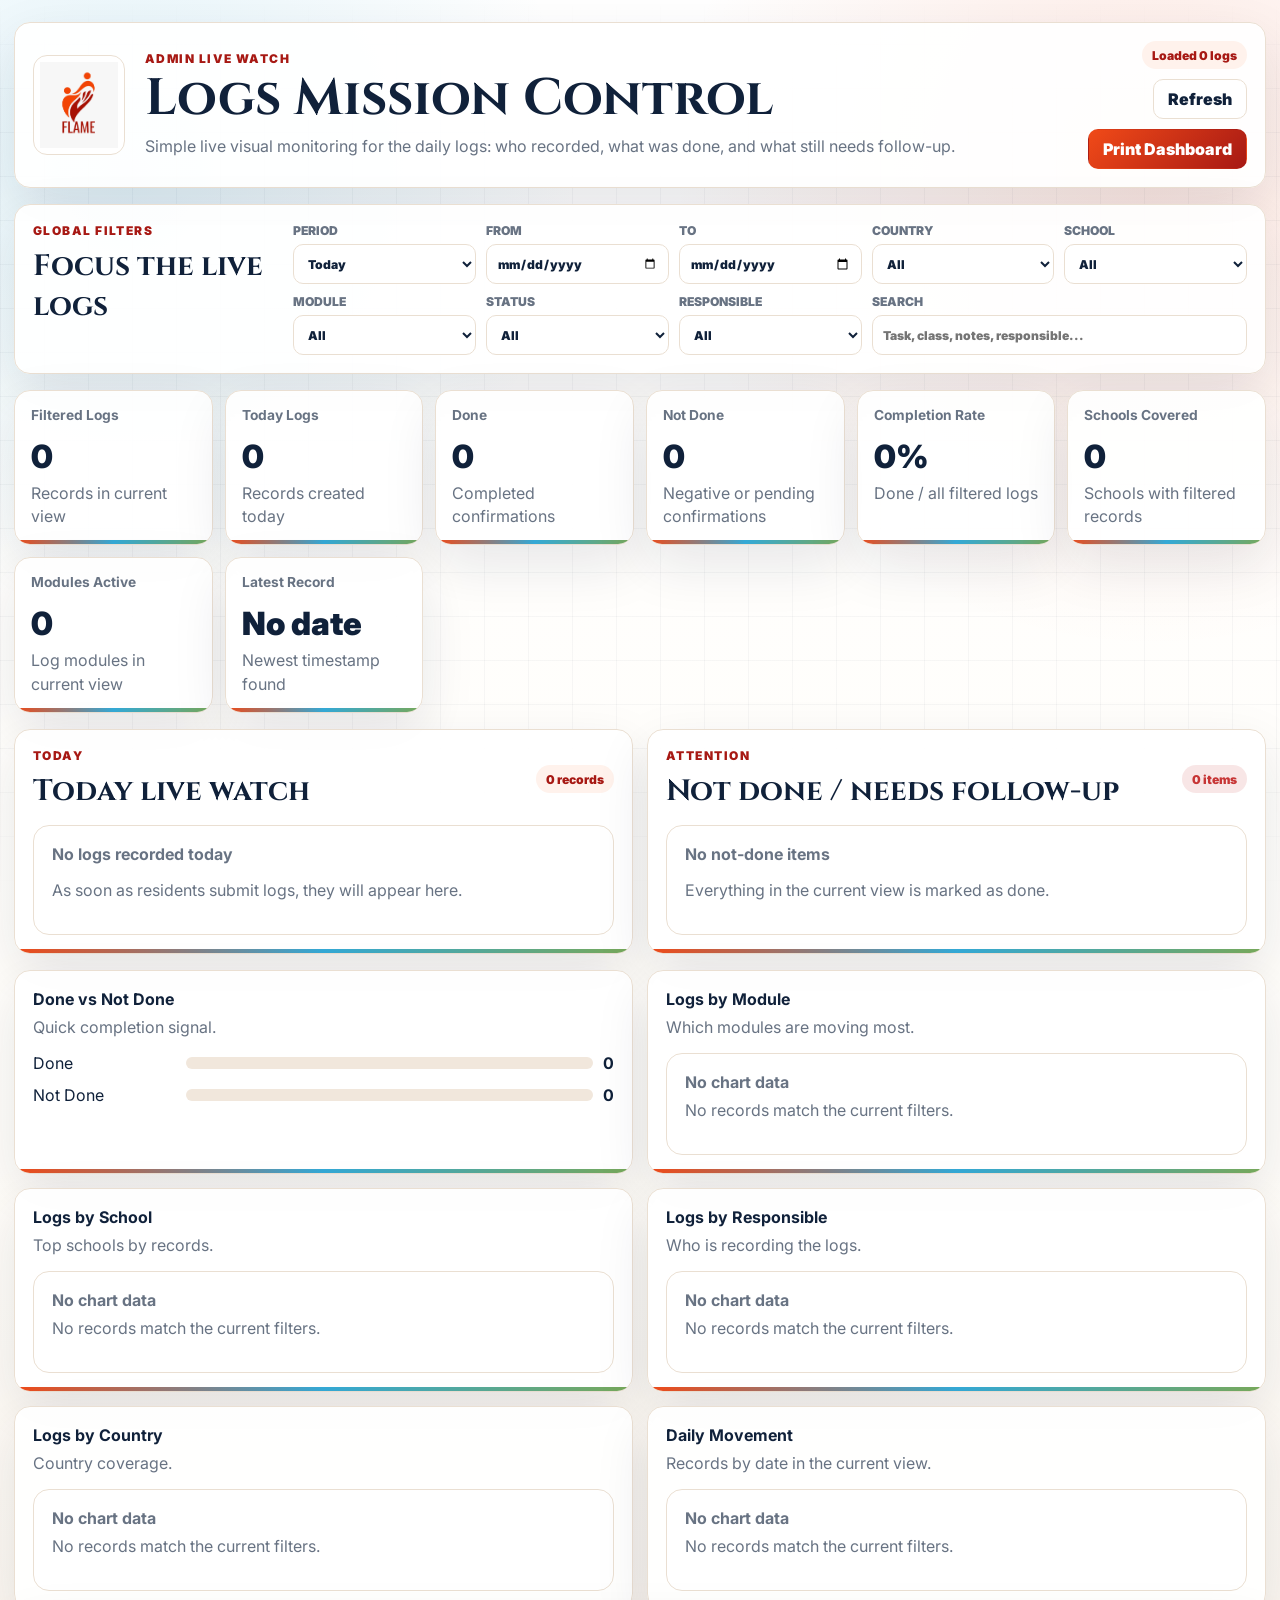
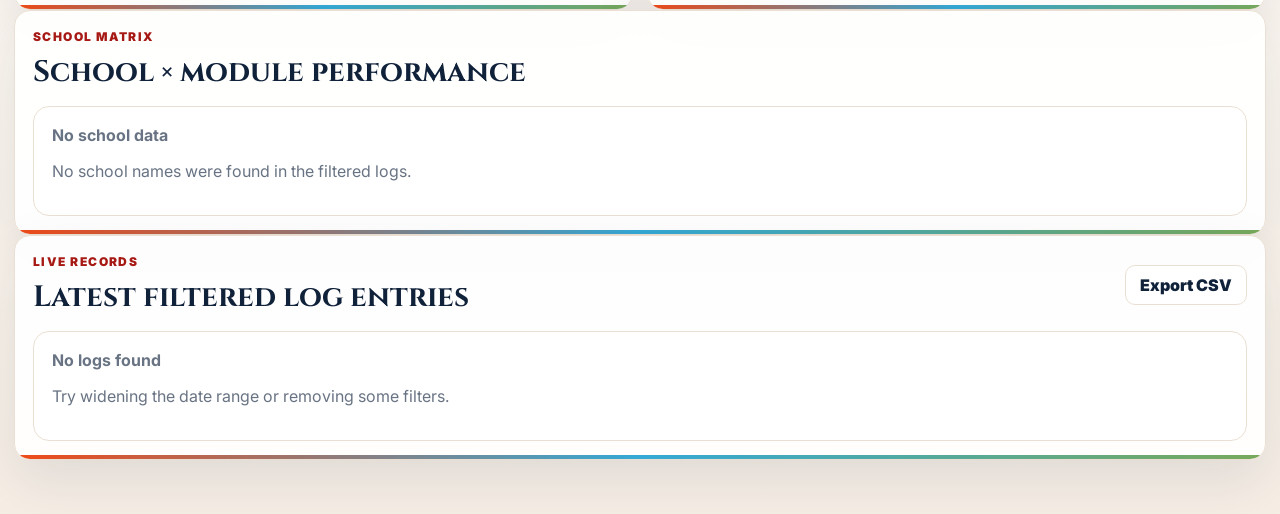
<file: admin-logs-dashboard.html>
<!DOCTYPE html>
<html lang="en">
  <head>
    <meta charset="UTF-8" />
    <meta name="viewport" content="width=device-width, initial-scale=1.0" />
    <title>FLAME Admin Logs Dashboard</title>
    <link rel="preconnect" href="https://fonts.googleapis.com" />
    <link rel="preconnect" href="https://fonts.gstatic.com" crossorigin />
    <link href="https://fonts.googleapis.com/css2?family=Cinzel:wght@500;600;700&family=Inter:wght@400;500;600;700;800;900&display=swap" rel="stylesheet" />
    <link rel="stylesheet" href="admin-logs-dashboard.css" />
  </head>
  <body>
    <div class="dashboard-shell">
      <header class="hero-card print-keep">
        <a class="brand" href="index.html" aria-label="Back to FLAME home">
          <img src="flame-logo.png" alt="FLAME Function logo" />
        </a>
        <div class="hero-copy">
          <p class="eyebrow">Admin Live Watch</p>
          <h1>Logs Mission Control</h1>
          <p>Simple live visual monitoring for the daily logs: who recorded, what was done, and what still needs follow-up.</p>
        </div>
        <div class="hero-actions no-print">
          <span id="loadState" class="status-pill">Loading...</span>
          <button id="refreshBtn" type="button">Refresh</button>
          <button id="printBtn" type="button" class="primary">Print Dashboard</button>
        </div>
      </header>

      <section class="filters-card no-print" aria-labelledby="filtersTitle">
        <div>
          <p class="eyebrow">Global Filters</p>
          <h2 id="filtersTitle">Focus the live logs</h2>
        </div>
        <div class="filters-grid">
          <label>Period<select id="periodFilter"></select></label>
          <label>From<input id="fromDate" type="date" /></label>
          <label>To<input id="toDate" type="date" /></label>
          <label>Country<select id="countryFilter"></select></label>
          <label>School<select id="schoolFilter"></select></label>
          <label>Module<select id="moduleFilter"></select></label>
          <label>Status<select id="statusFilter"></select></label>
          <label>Responsible<select id="responsibleFilter"></select></label>
          <label class="search-label">Search<input id="searchFilter" type="search" placeholder="Task, class, notes, responsible..." /></label>
        </div>
      </section>

      <section class="kpi-grid print-keep" id="kpiGrid" aria-label="Key indicators"></section>

      <section class="focus-grid">
        <article class="panel-card print-keep">
          <div class="section-heading">
            <div>
              <p class="eyebrow">Today</p>
              <h2>Today live watch</h2>
            </div>
            <span class="count-pill" id="todayCount">0 records</span>
          </div>
          <div id="todayWatch"></div>
        </article>

        <article class="panel-card print-keep">
          <div class="section-heading">
            <div>
              <p class="eyebrow">Attention</p>
              <h2>Not done / needs follow-up</h2>
            </div>
            <span class="count-pill danger" id="attentionCount">0 items</span>
          </div>
          <div id="attentionList"></div>
        </article>
      </section>

      <section class="charts-grid print-keep" id="chartsGrid" aria-label="Visual charts"></section>

      <section class="panel-card print-keep">
        <div class="section-heading">
          <div>
            <p class="eyebrow">School Matrix</p>
            <h2>School × module performance</h2>
          </div>
        </div>
        <div id="schoolMatrix"></div>
      </section>

      <section class="panel-card print-keep">
        <div class="section-heading">
          <div>
            <p class="eyebrow">Live Records</p>
            <h2>Latest filtered log entries</h2>
          </div>
          <button id="exportBtn" type="button" class="no-print">Export CSV</button>
        </div>
        <div id="logsTable"></div>
      </section>
    </div>

    <script src="admin-logs-dashboard.js"></script>
  </body>
</html>
</file>
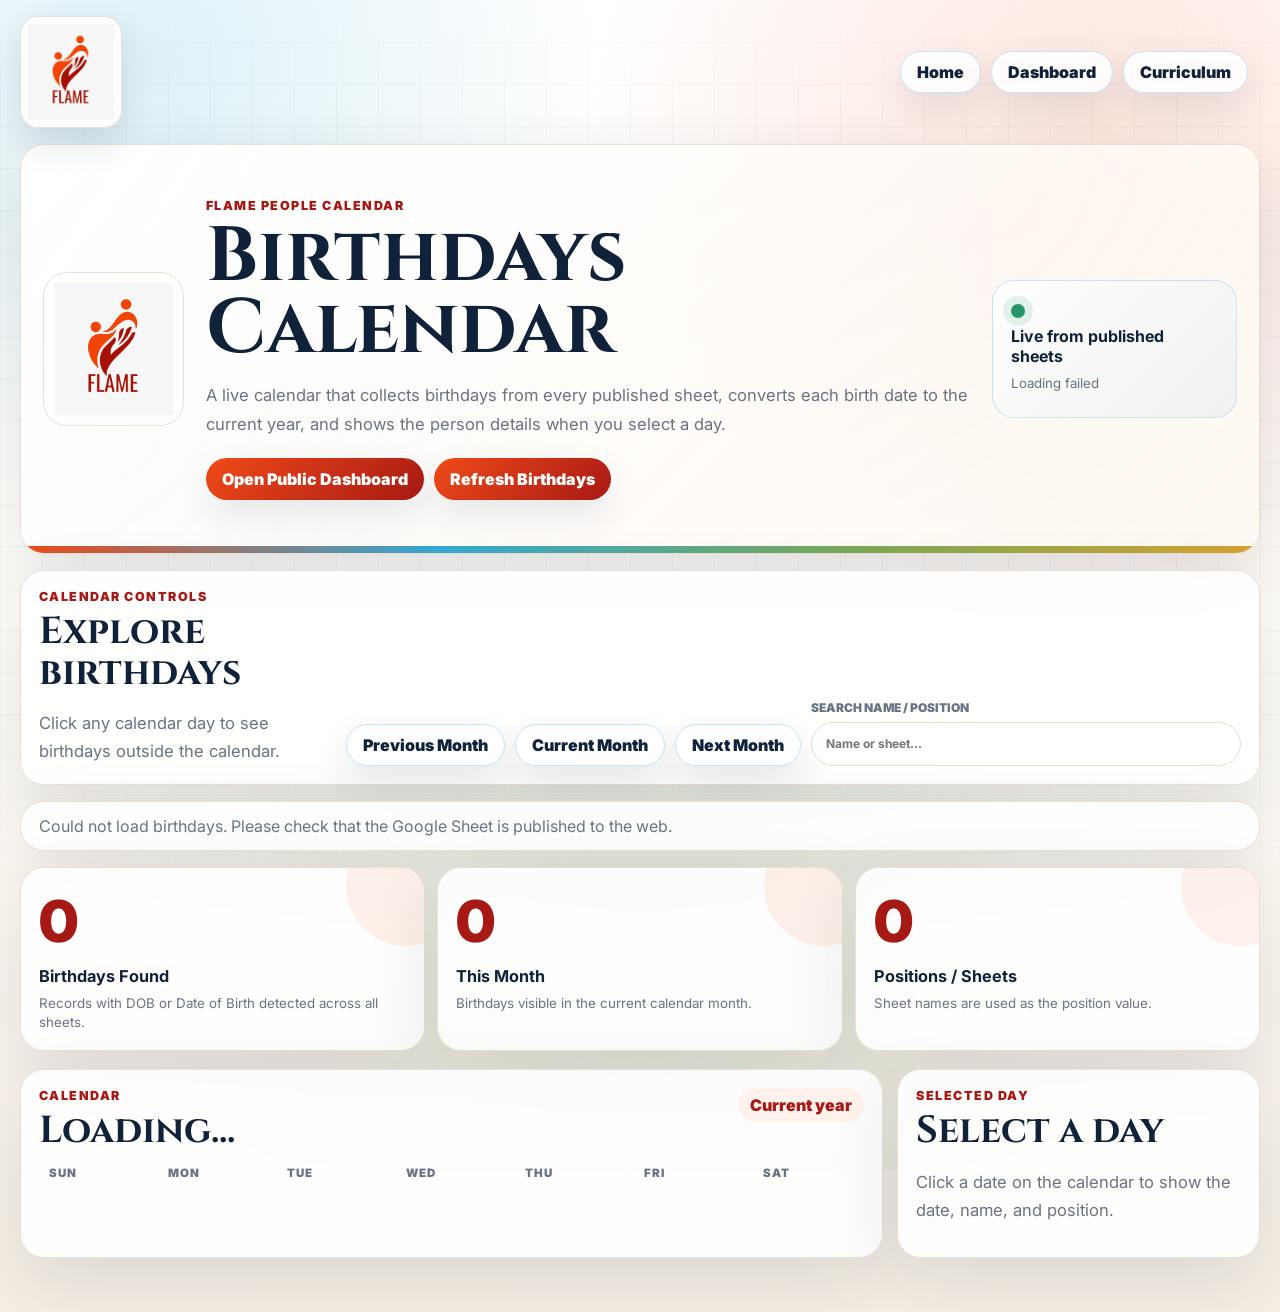
<file: birthdays-calendar.html>
<!DOCTYPE html>
<html lang="en">
  <head>
    <meta charset="UTF-8" />
    <meta name="viewport" content="width=device-width, initial-scale=1.0" />
    <title>FLAME Birthdays Calendar</title>
    <link rel="preconnect" href="https://fonts.googleapis.com" />
    <link rel="preconnect" href="https://fonts.gstatic.com" crossorigin />
    <link href="https://fonts.googleapis.com/css2?family=Cinzel:wght@500;600;700&family=Inter:wght@400;500;600;700;800;900&display=swap" rel="stylesheet" />
    <link rel="stylesheet" href="birthdays-calendar.css" />
  </head>
  <body>
    <div class="page-glow" aria-hidden="true"></div>

    <header class="site-header" aria-label="FLAME header">
      <a class="brand-mark" href="index.html" aria-label="FLAME Function home">
        <img src="flame-logo.png" alt="FLAME Function logo" />
      </a>
      <nav class="top-links" aria-label="Main links">
        <a href="index.html">Home</a>
        <a href="public-logs-dashboard.html">Dashboard</a>
        <a href="curriculum.html">Curriculum</a>
      </nav>
    </header>

    <main class="shell" id="top">
      <section class="hero-card" aria-labelledby="page-title">
        <div class="hero-brand" aria-hidden="true">
          <img src="flame-logo.png" alt="" />
        </div>

        <div class="hero-copy">
          <p class="eyebrow">FLAME People Calendar</p>
          <h1 id="page-title">Birthdays Calendar</h1>
          <p>
            A live calendar that collects birthdays from every published sheet, converts each birth date to the current year, and shows the person details when you select a day.
          </p>
          <div class="hero-actions">
            <a class="button-link primary" href="public-logs-dashboard.html">Open Public Dashboard</a>
            <button id="refreshData" type="button">Refresh Birthdays</button>
          </div>
        </div>

        <aside class="live-panel" aria-label="Birthdays status">
          <span class="live-dot"></span>
          <strong>Live from published sheets</strong>
          <small id="lastUpdated">Loading...</small>
        </aside>
      </section>

      <section class="filters-card" aria-labelledby="filters-title">
        <div>
          <p class="eyebrow">Calendar Controls</p>
          <h2 id="filters-title">Explore birthdays</h2>
          <p class="section-note">Click any calendar day to see birthdays outside the calendar.</p>
        </div>
        <div class="controls-grid">
          <button id="previousMonth" type="button">Previous Month</button>
          <button id="todayButton" type="button">Current Month</button>
          <button id="nextMonth" type="button">Next Month</button>
          <label>
            Search name / position
            <input id="birthdaySearch" type="search" placeholder="Name or sheet..." autocomplete="off" />
          </label>
        </div>
      </section>

      <div class="status-banner is-visible" id="loadStatus" role="status">Loading birthdays...</div>

      <section class="story-strip" aria-label="Birthdays summary">
        <article>
          <span id="kpiBirthdays">0</span>
          <strong>Birthdays Found</strong>
          <small>Records with DOB or Date of Birth detected across all sheets.</small>
        </article>
        <article>
          <span id="kpiThisMonth">0</span>
          <strong>This Month</strong>
          <small>Birthdays visible in the current calendar month.</small>
        </article>
        <article>
          <span id="kpiSheets">0</span>
          <strong>Positions / Sheets</strong>
          <small>Sheet names are used as the position value.</small>
        </article>
      </section>

      <section class="calendar-layout">
        <article class="feature-card calendar-card" aria-labelledby="calendar-title">
          <div class="section-heading compact calendar-heading">
            <div>
              <p class="eyebrow">Calendar</p>
              <h2 id="calendarTitle">Loading...</h2>
            </div>
            <span class="year-pill" id="calendarYear">Current year</span>
          </div>
          <div class="weekday-grid" aria-hidden="true">
            <span>Sun</span><span>Mon</span><span>Tue</span><span>Wed</span><span>Thu</span><span>Fri</span><span>Sat</span>
          </div>
          <div id="calendarGrid" class="calendar-grid" aria-label="Birthdays calendar"></div>
        </article>

        <aside class="feature-card details-card" aria-labelledby="details-title">
          <div class="section-heading compact">
            <p class="eyebrow">Selected Day</p>
            <h2 id="detailsTitle">Select a day</h2>
            <p class="section-note" id="detailsNote">Click a date on the calendar to show the date, name, and position.</p>
          </div>
          <div id="birthdayDetails" class="birthday-details"></div>
        </aside>
      </section>
    </main>

    <script src="birthdays-calendar.js"></script>
  </body>
</html>
</file>
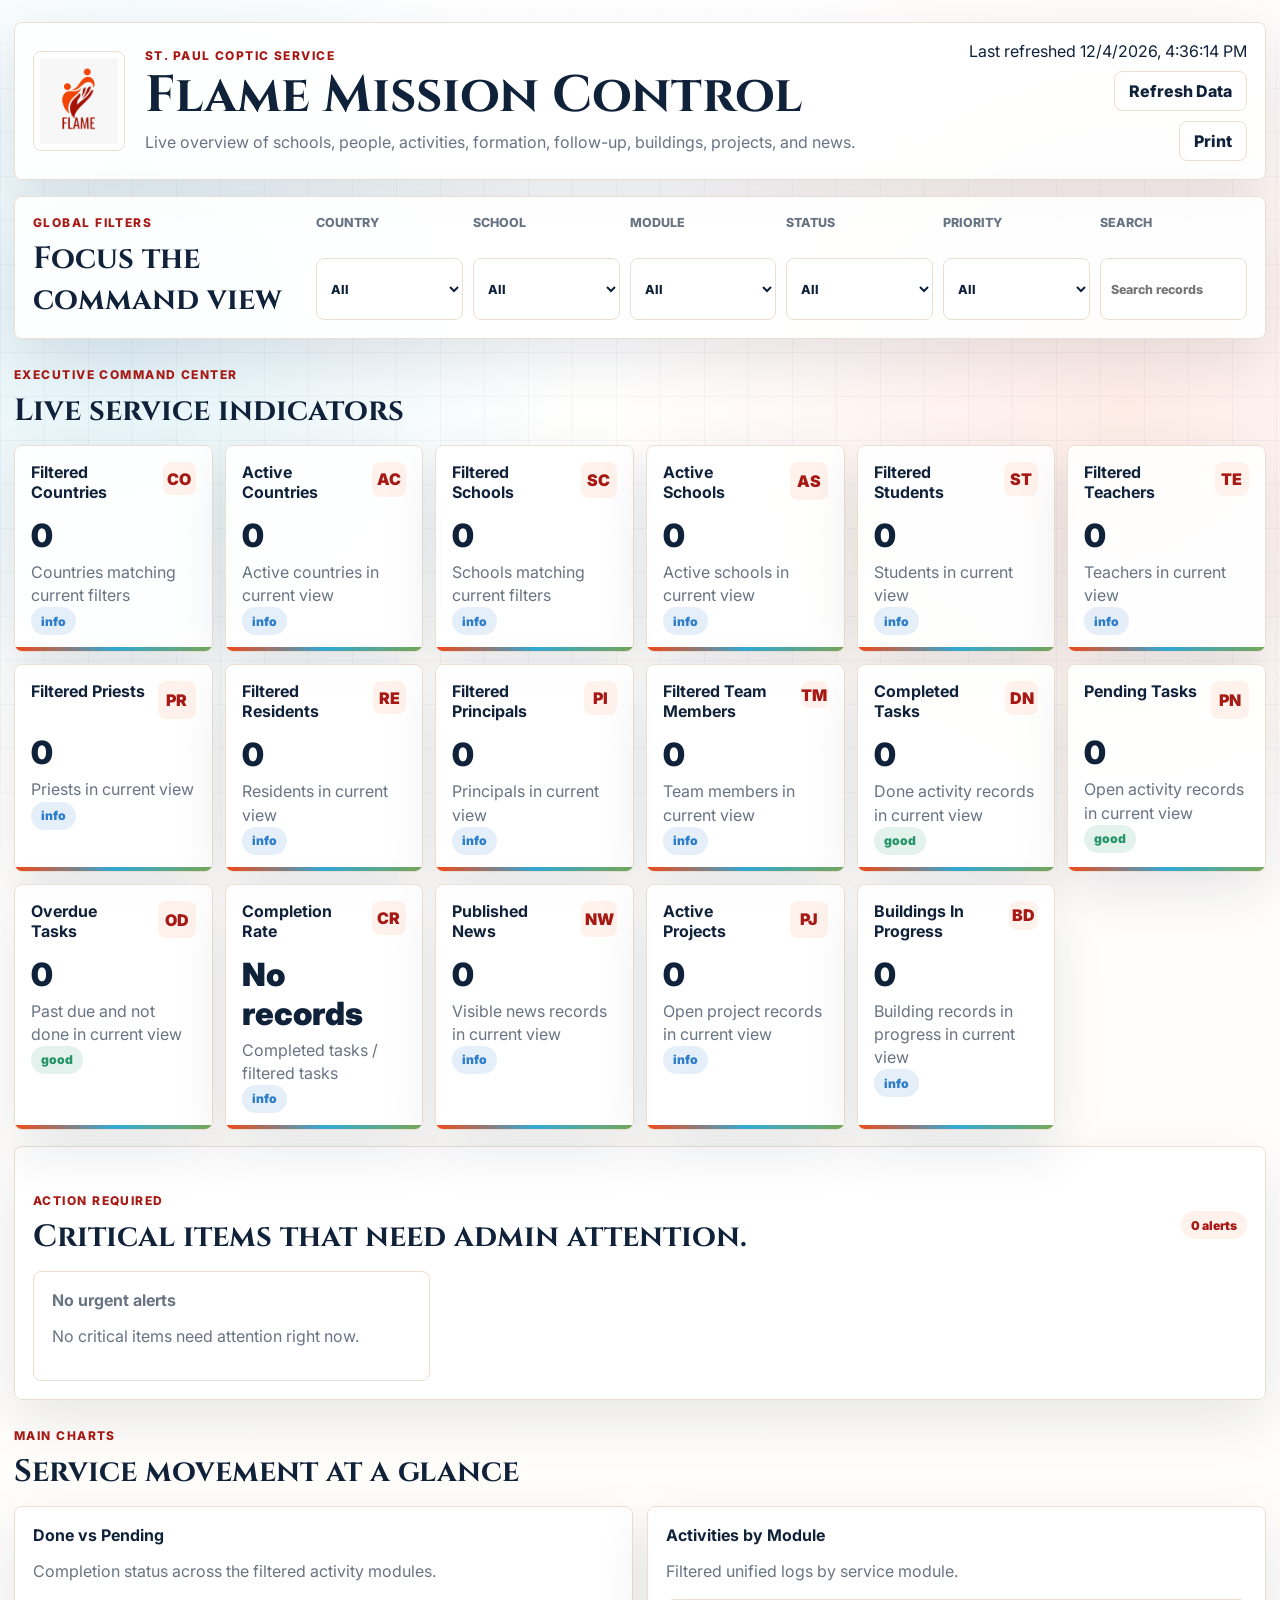
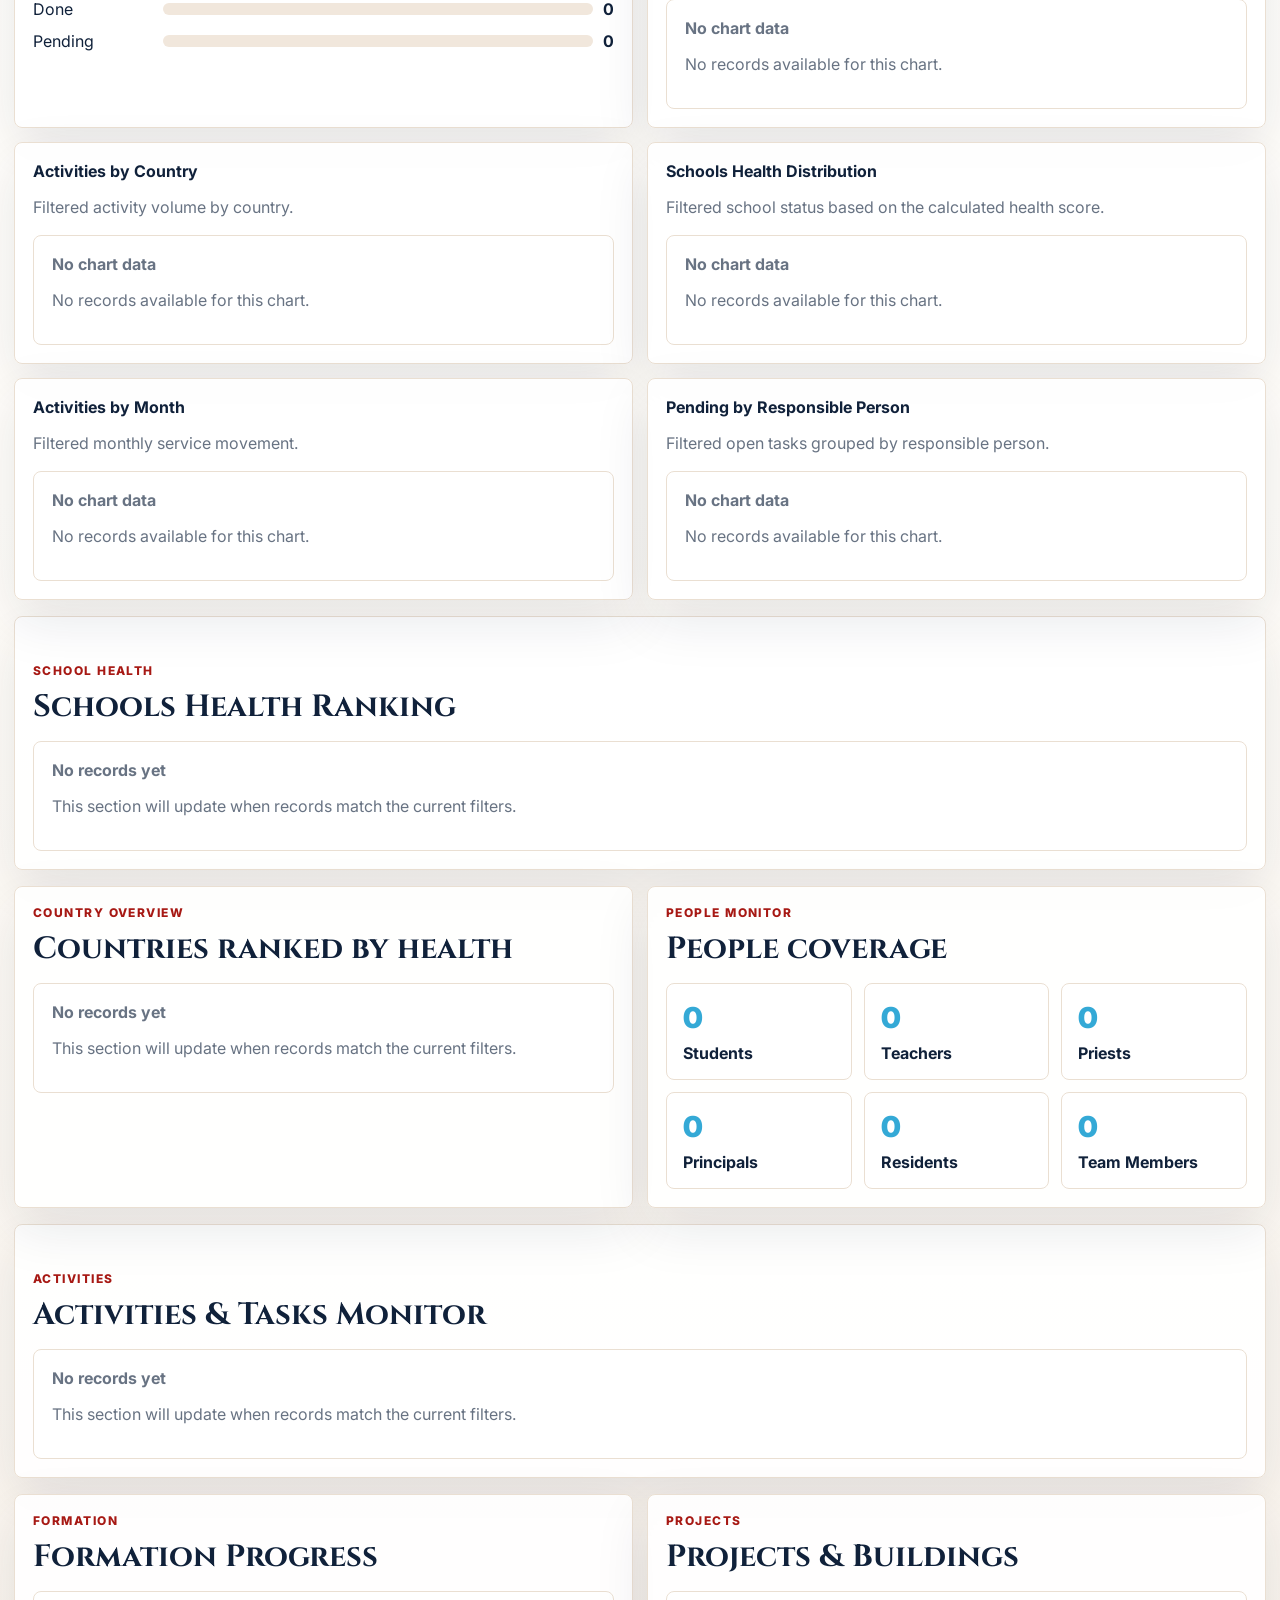
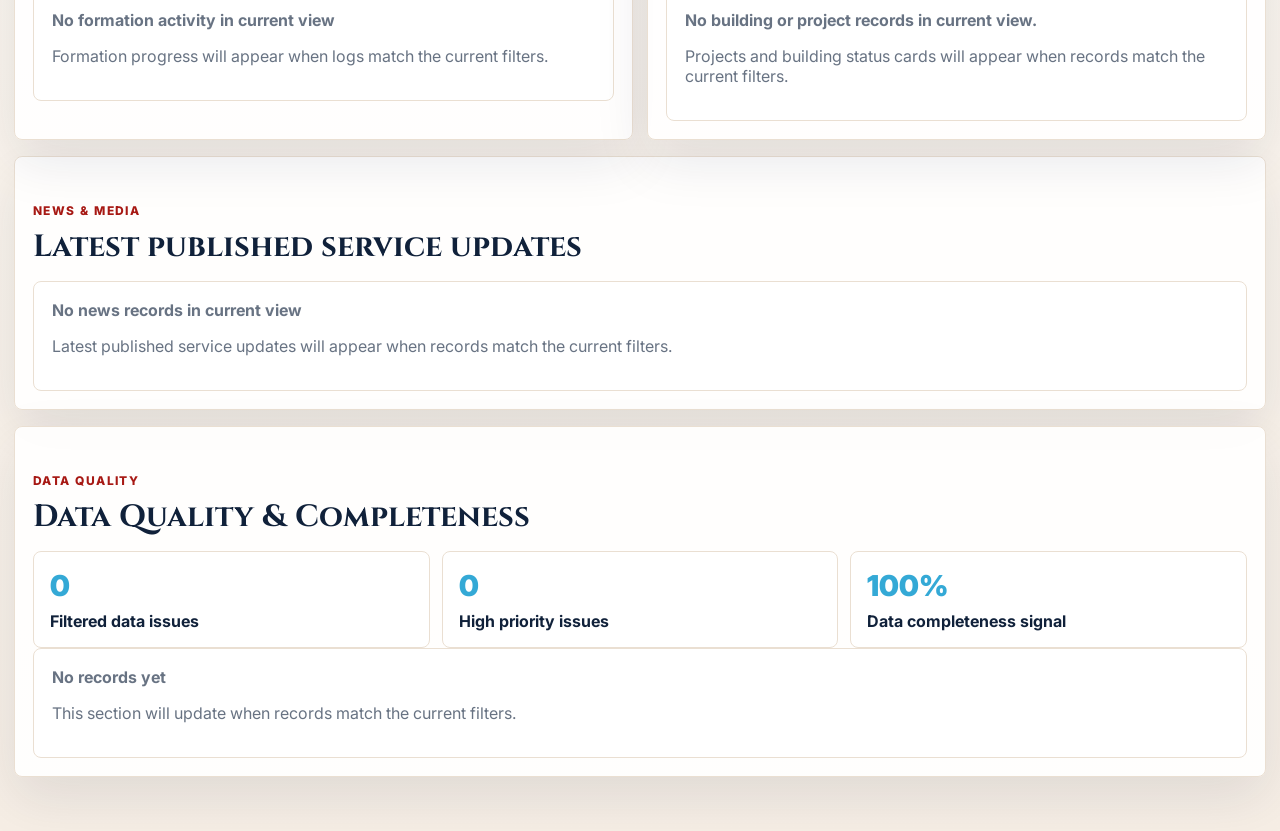
<file: dashboard.html>
<!DOCTYPE html>
<html lang="en">
  <head>
    <meta charset="UTF-8" />
    <meta name="viewport" content="width=device-width, initial-scale=1.0" />
    <title>Flame Mission Control</title>
    <link rel="preconnect" href="https://fonts.googleapis.com" />
    <link rel="preconnect" href="https://fonts.gstatic.com" crossorigin />
    <link
      href="https://fonts.googleapis.com/css2?family=Cinzel:wght@500;600;700&family=Inter:wght@400;500;600;700;800&display=swap"
      rel="stylesheet"
    />
    <link rel="stylesheet" href="dashboard.css" />
  </head>
  <body>
    <div class="app-shell">
      <header class="dashboard-header">
        <a class="brand" href="index.html" aria-label="Back to landing page">
          <img src="flame-logo.png" alt="FLAME Function logo" />
        </a>
        <div class="header-copy">
          <p class="eyebrow">St. Paul Coptic Service</p>
          <h1>Flame Mission Control</h1>
          <p>Live overview of schools, people, activities, formation, follow-up, buildings, projects, and news.</p>
        </div>
        <div class="header-actions">
          <span id="lastUpdated">Loading...</span>
          <button id="refreshData" type="button">Refresh Data</button>
          <button id="printDashboard" type="button">Print</button>
        </div>
      </header>

      <section class="filters-panel" aria-labelledby="filters-title">
        <div>
          <p class="eyebrow">Global Filters</p>
          <h2 id="filters-title">Focus the command view</h2>
        </div>
        <div class="filters-grid">
          <label>Country<select id="filterCountry"></select></label>
          <label>School<select id="filterSchool"></select></label>
          <label>Module<select id="filterModule"></select></label>
          <label>Status<select id="filterStatus"></select></label>
          <label>Priority<select id="filterPriority"></select></label>
          <label>Search<input id="globalSearch" type="search" placeholder="Search records" /></label>
        </div>
      </section>

      <div class="status-banner is-visible" id="loadStatus" role="status">Loading published Flame data...</div>

      <section aria-labelledby="kpi-title">
        <div class="section-heading">
          <div>
            <p class="eyebrow">Executive Command Center</p>
            <h2 id="kpi-title">Live service indicators</h2>
          </div>
        </div>
        <div class="kpi-grid" id="kpiGrid"></div>
      </section>

      <section class="action-panel" aria-labelledby="alerts-title">
        <div class="section-heading">
          <div>
            <p class="eyebrow">Action Required</p>
            <h2 id="alerts-title">Critical items that need admin attention.</h2>
          </div>
          <span class="count-pill" id="alertCount">0 alerts</span>
        </div>
        <div class="alert-list" id="alertList"></div>
      </section>

      <section aria-labelledby="charts-title">
        <div class="section-heading">
          <div>
            <p class="eyebrow">Main Charts</p>
            <h2 id="charts-title">Service movement at a glance</h2>
          </div>
        </div>
        <div class="chart-grid" id="chartGrid"></div>
      </section>

      <section class="data-section" aria-labelledby="school-title">
        <div class="section-heading">
          <div>
            <p class="eyebrow">School Health</p>
            <h2 id="school-title">Schools Health Ranking</h2>
          </div>
        </div>
        <div id="schoolHealthTable"></div>
      </section>

      <section class="split-sections">
        <article class="data-section" aria-labelledby="country-title">
          <div class="section-heading compact">
            <div>
              <p class="eyebrow">Country Overview</p>
              <h2 id="country-title">Countries ranked by health</h2>
            </div>
          </div>
          <div id="countryOverview"></div>
        </article>
        <article class="data-section" aria-labelledby="people-title">
          <div class="section-heading compact">
            <div>
              <p class="eyebrow">People Monitor</p>
              <h2 id="people-title">People coverage</h2>
            </div>
          </div>
          <div id="peopleMonitor"></div>
        </article>
      </section>

      <section class="data-section" aria-labelledby="activity-title">
        <div class="section-heading">
          <div>
            <p class="eyebrow">Activities</p>
            <h2 id="activity-title">Activities & Tasks Monitor</h2>
          </div>
        </div>
        <div id="activityMonitor"></div>
      </section>

      <section class="split-sections">
        <article class="data-section" aria-labelledby="formation-title">
          <div class="section-heading compact">
            <div>
              <p class="eyebrow">Formation</p>
              <h2 id="formation-title">Formation Progress</h2>
            </div>
          </div>
          <div id="formationDashboard"></div>
        </article>
        <article class="data-section" aria-labelledby="projects-title">
          <div class="section-heading compact">
            <div>
              <p class="eyebrow">Projects</p>
              <h2 id="projects-title">Projects & Buildings</h2>
            </div>
          </div>
          <div id="projectsDashboard"></div>
        </article>
      </section>

      <section class="data-section" aria-labelledby="news-title">
        <div class="section-heading">
          <div>
            <p class="eyebrow">News & Media</p>
            <h2 id="news-title">Latest published service updates</h2>
          </div>
        </div>
        <div id="newsDashboard"></div>
      </section>

      <section class="data-section" aria-labelledby="quality-title">
        <div class="section-heading">
          <div>
            <p class="eyebrow">Data Quality</p>
            <h2 id="quality-title">Data Quality & Completeness</h2>
          </div>
        </div>
        <div id="qualityDashboard"></div>
      </section>
    </div>

    <script src="dashboard.js"></script>
  </body>
</html>
</file>
<file: admin-logs-dashboard.css>
:root {
  --paper: #fffdf9;
  --panel: rgba(255, 255, 255, 0.92);
  --panel-strong: #ffffff;
  --ink: #10213a;
  --muted: #687383;
  --line: #eadfd2;
  --flame: #f04a18;
  --flame-deep: #a71914;
  --sky: #34a9d6;
  --leaf: #78a95a;
  --good: #27956a;
  --watch: #c69621;
  --danger: #c73535;
  --shadow: 0 20px 54px rgba(16, 33, 58, 0.1);
}

* { box-sizing: border-box; }

body {
  margin: 0;
  color: var(--ink);
  font-family: "Inter", system-ui, -apple-system, BlinkMacSystemFont, "Segoe UI", sans-serif;
  background:
    radial-gradient(circle at 10% 8%, rgba(52, 169, 214, 0.14), transparent 28rem),
    radial-gradient(circle at 90% 8%, rgba(240, 74, 24, 0.12), transparent 30rem),
    linear-gradient(180deg, #ffffff 0%, var(--paper) 55%, #f6eee5 100%);
}

body::before {
  position: fixed;
  inset: 0;
  z-index: -1;
  pointer-events: none;
  content: "";
  background-image:
    linear-gradient(rgba(16, 33, 58, 0.035) 1px, transparent 1px),
    linear-gradient(90deg, rgba(16, 33, 58, 0.035) 1px, transparent 1px);
  background-size: 44px 44px;
  mask-image: linear-gradient(to bottom, transparent, black 12%, black 84%, transparent);
}

.dashboard-shell {
  width: min(1320px, calc(100% - 28px));
  margin: 0 auto;
  padding: 22px 0 54px;
}

.hero-card,
.filters-card,
.panel-card,
.kpi-card,
.chart-card,
.alert-item,
.matrix-card,
.empty-state {
  border: 1px solid var(--line);
  border-radius: 16px;
  background: var(--panel);
  box-shadow: var(--shadow);
}

.hero-card {
  display: grid;
  grid-template-columns: auto minmax(0, 1fr) auto;
  gap: 20px;
  align-items: center;
  padding: 18px;
}

.brand {
  display: grid;
  place-items: center;
  width: 92px;
  aspect-ratio: 1 / 1;
  padding: 6px;
  border: 1px solid var(--line);
  border-radius: 14px;
  background: #fff;
}

.brand img {
  width: 100%;
  height: 100%;
  object-fit: contain;
}

.eyebrow {
  margin: 0 0 8px;
  color: var(--flame-deep);
  font-size: 0.75rem;
  font-weight: 900;
  letter-spacing: 0.12em;
  text-transform: uppercase;
}

h1, h2 {
  margin: 0;
  font-family: "Cinzel", Georgia, serif;
}

h1 {
  font-size: clamp(2rem, 4vw, 4.1rem);
  line-height: 0.98;
}

h2 { font-size: clamp(1.25rem, 2.3vw, 2rem); }
h3 { margin: 0; font-size: 1rem; }

.hero-copy p:last-child,
.section-heading p:last-child {
  margin: 10px 0 0;
  color: var(--muted);
  line-height: 1.55;
}

.hero-actions {
  display: flex;
  flex-direction: column;
  align-items: flex-end;
  gap: 10px;
}

button, select, input {
  min-height: 40px;
  border: 1px solid var(--line);
  border-radius: 10px;
  color: var(--ink);
  font: inherit;
  background: #fff;
}

button {
  padding: 0 14px;
  font-weight: 900;
  cursor: pointer;
}

button:hover {
  border-color: var(--sky);
  box-shadow: 0 10px 24px rgba(52, 169, 214, 0.15);
}

button.primary {
  border-color: transparent;
  color: #fff;
  background: linear-gradient(135deg, var(--flame), var(--flame-deep));
}

.filters-card {
  display: grid;
  grid-template-columns: minmax(210px, 0.25fr) 1fr;
  gap: 22px;
  margin-top: 16px;
  padding: 18px;
}

.filters-grid {
  display: grid;
  grid-template-columns: repeat(5, minmax(130px, 1fr));
  gap: 10px;
}

label {
  display: grid;
  gap: 6px;
  color: var(--muted);
  font-size: 0.76rem;
  font-weight: 900;
  text-transform: uppercase;
}

.search-label { grid-column: span 2; }
select, input { width: 100%; padding: 0 10px; text-transform: none; }

.status-pill,
.count-pill,
.badge {
  display: inline-flex;
  align-items: center;
  justify-content: center;
  min-height: 28px;
  padding: 0 10px;
  border-radius: 999px;
  font-size: 0.76rem;
  font-weight: 900;
}

.status-pill,
.count-pill {
  color: var(--flame-deep);
  background: #fff2ec;
}
.count-pill.danger { color: var(--danger); background: rgba(199, 53, 53, 0.12); }

.kpi-grid {
  display: grid;
  grid-template-columns: repeat(6, minmax(0, 1fr));
  gap: 12px;
  margin-top: 16px;
}

.kpi-card {
  position: relative;
  min-height: 142px;
  padding: 16px;
  overflow: hidden;
}

.kpi-card::after,
.panel-card::before,
.chart-card::before {
  position: absolute;
  inset: auto 0 0;
  height: 4px;
  content: "";
  background: linear-gradient(90deg, var(--flame), var(--sky), var(--leaf));
}

.kpi-card h3 { color: var(--muted); font-size: 0.86rem; }
.kpi-value { margin: 14px 0 6px; font-size: 2rem; font-weight: 900; }
.kpi-card p { margin: 0; color: var(--muted); line-height: 1.45; }

.focus-grid,
.charts-grid {
  display: grid;
  grid-template-columns: repeat(2, minmax(0, 1fr));
  gap: 14px;
  margin-top: 16px;
}

.panel-card, .chart-card {
  position: relative;
  padding: 18px;
  overflow: hidden;
}

.section-heading {
  display: flex;
  justify-content: space-between;
  gap: 16px;
  align-items: center;
  margin-bottom: 14px;
}

.alert-stack { display: grid; gap: 10px; }
.alert-item {
  padding: 14px;
  box-shadow: none;
  background: var(--panel-strong);
}
.alert-item p { margin: 8px 0 0; color: var(--muted); line-height: 1.45; }
.alert-meta { display: grid; gap: 4px; margin-top: 10px; color: var(--muted); font-size: 0.88rem; }

.badge.good { color: var(--good); background: rgba(39, 149, 106, 0.12); }
.badge.watch { color: var(--watch); background: rgba(198, 150, 33, 0.14); }
.badge.danger { color: var(--danger); background: rgba(199, 53, 53, 0.12); }
.badge.info { color: #2f7ecb; background: rgba(47, 126, 203, 0.12); }

.chart-card p { color: var(--muted); margin: 8px 0 16px; }
.bar-chart { display: grid; gap: 12px; }
.bar-row {
  display: grid;
  grid-template-columns: minmax(90px, 0.35fr) 1fr auto;
  gap: 10px;
  align-items: center;
}
.bar-row span { min-width: 0; overflow: hidden; text-overflow: ellipsis; white-space: nowrap; }
.bar-track { height: 12px; overflow: hidden; border-radius: 999px; background: #f1e7dc; }
.bar-fill { height: 100%; border-radius: inherit; background: linear-gradient(90deg, var(--flame), var(--sky)); }

.matrix-grid {
  display: grid;
  grid-template-columns: repeat(3, minmax(0, 1fr));
  gap: 12px;
}
.matrix-card {
  padding: 14px;
  box-shadow: none;
  background: #fff;
}
.matrix-card h3 { margin-bottom: 10px; }
.module-line {
  display: grid;
  grid-template-columns: 1fr auto;
  gap: 10px;
  padding: 8px 0;
  border-top: 1px solid var(--line);
  color: var(--muted);
}

.table-tools { display: flex; justify-content: space-between; gap: 12px; margin-bottom: 12px; }
.table-wrap { overflow-x: auto; }
table { width: 100%; min-width: 980px; border-collapse: collapse; }
th, td { padding: 12px 10px; border-bottom: 1px solid var(--line); text-align: left; vertical-align: top; }
th { color: var(--muted); font-size: 0.76rem; letter-spacing: 0.08em; text-transform: uppercase; background: #fffaf5; }
td { line-height: 1.45; }

.empty-state {
  padding: 18px;
  color: var(--muted);
  box-shadow: none;
  background: #fff;
}

@media (max-width: 1120px) {
  .kpi-grid { grid-template-columns: repeat(3, minmax(0, 1fr)); }
  .filters-grid { grid-template-columns: repeat(3, minmax(0, 1fr)); }
  .matrix-grid { grid-template-columns: repeat(2, minmax(0, 1fr)); }
}

@media (max-width: 760px) {
  .hero-card, .filters-card, .focus-grid, .charts-grid { grid-template-columns: 1fr; }
  .hero-actions { align-items: stretch; }
  .kpi-grid, .filters-grid, .matrix-grid { grid-template-columns: 1fr; }
  .search-label { grid-column: auto; }
}

@media print {
  body { background: #fff; color: #000; }
  body::before, .no-print, .filters-card { display: none !important; }
  .dashboard-shell { width: 100%; padding: 0; }
  .hero-card, .panel-card, .kpi-card, .chart-card, .matrix-card {
    break-inside: avoid;
    box-shadow: none;
    border-color: #ddd;
    background: #fff;
  }
  .hero-card { grid-template-columns: auto 1fr; }
  .brand { width: 72px; }
  .kpi-grid { grid-template-columns: repeat(3, 1fr); }
  .focus-grid, .charts-grid { grid-template-columns: 1fr 1fr; }
  .matrix-grid { grid-template-columns: repeat(2, 1fr); }
  table { font-size: 10px; min-width: 0; }
  th, td { padding: 6px; }
}
</file>
<file: birthdays-calendar.css>
:root {
  --paper: #fffdf8;
  --soft: #f7efe5;
  --card: rgba(255, 255, 255, 0.88);
  --card-strong: #ffffff;
  --ink: #10213a;
  --muted: #697383;
  --line: #eadfd2;
  --flame: #f04a18;
  --flame-deep: #a71914;
  --sky: #34a9d6;
  --leaf: #78a95a;
  --gold: #d7a330;
  --good: #27956a;
  --danger: #c73535;
  --shadow: 0 24px 70px rgba(16, 33, 58, 0.12);
}

* { box-sizing: border-box; }
html { scroll-behavior: smooth; }

body {
  min-height: 100vh;
  margin: 0;
  color: var(--ink);
  font-family: Inter, system-ui, -apple-system, BlinkMacSystemFont, "Segoe UI", sans-serif;
  background:
    radial-gradient(circle at 12% 5%, rgba(52, 169, 214, 0.16), transparent 28rem),
    radial-gradient(circle at 86% 10%, rgba(240, 74, 24, 0.14), transparent 32rem),
    linear-gradient(180deg, #ffffff 0%, var(--paper) 48%, var(--soft) 100%);
}

body::before {
  position: fixed;
  inset: 0;
  z-index: -3;
  pointer-events: none;
  content: "";
  background-image:
    linear-gradient(rgba(16, 33, 58, 0.035) 1px, transparent 1px),
    linear-gradient(90deg, rgba(16, 33, 58, 0.035) 1px, transparent 1px);
  background-size: 42px 42px;
  mask-image: linear-gradient(to bottom, transparent, black 12%, black 84%, transparent);
}

.page-glow {
  position: fixed;
  inset: auto -20% -30% -20%;
  z-index: -2;
  height: 45vh;
  background: radial-gradient(circle, rgba(120, 169, 90, 0.13), transparent 62%);
}

.site-header {
  position: fixed;
  top: 16px;
  left: 50%;
  z-index: 30;
  display: grid;
  grid-template-columns: auto minmax(0, 1fr) auto;
  gap: 12px;
  align-items: center;
  width: min(1240px, calc(100% - 28px));
  transform: translateX(-50%);
  pointer-events: none;
}

.brand-mark,
.top-links { pointer-events: auto; }

.brand-mark {
  display: grid;
  place-items: center;
  width: clamp(70px, 8vw, 104px);
  aspect-ratio: 1 / 1;
  padding: 7px;
  border: 1px solid rgba(234, 223, 210, 0.92);
  border-radius: 18px;
  background: rgba(255, 255, 255, 0.84);
  box-shadow: 0 14px 34px rgba(16, 33, 58, 0.13);
  backdrop-filter: blur(12px);
}

.brand-mark img { width: 100%; height: 100%; object-fit: contain; }

.top-links {
  display: flex;
  flex-wrap: wrap;
  gap: 10px;
  justify-content: flex-end;
}

.top-links a,
button,
.button-link {
  min-height: 42px;
  padding: 0 16px;
  border: 1px solid rgba(52, 169, 214, 0.28);
  border-radius: 999px;
  color: var(--ink);
  font: inherit;
  font-weight: 900;
  text-decoration: none;
  background: rgba(255, 255, 255, 0.84);
  box-shadow: 0 14px 34px rgba(16, 33, 58, 0.1);
  cursor: pointer;
  backdrop-filter: blur(12px);
}

.top-links a,
.button-link {
  display: inline-flex;
  align-items: center;
  justify-content: center;
}

.button-link.primary,
.hero-actions button:first-of-type {
  border: 0;
  color: #ffffff;
  background: linear-gradient(135deg, var(--flame), var(--flame-deep));
}

button:hover,
.button-link:hover,
.top-links a:hover,
input:hover {
  border-color: var(--sky);
  box-shadow: 0 10px 26px rgba(52, 169, 214, 0.16);
}

.shell {
  width: min(1240px, calc(100% - 28px));
  margin: 0 auto;
  padding: 144px 0 54px;
}

.hero-card,
.filters-card,
.story-strip article,
.feature-card,
.status-banner {
  border: 1px solid var(--line);
  border-radius: 24px;
  background: var(--card);
  box-shadow: var(--shadow);
  backdrop-filter: blur(14px);
}

.hero-card {
  position: relative;
  display: grid;
  grid-template-columns: auto minmax(0, 1fr) minmax(220px, 0.32fr);
  gap: 22px;
  align-items: center;
  min-height: 410px;
  padding: 22px;
  overflow: hidden;
  background:
    linear-gradient(135deg, rgba(255,255,255,0.94), rgba(255,249,242,0.84)),
    radial-gradient(circle at 82% 22%, rgba(240, 74, 24, 0.12), transparent 24rem),
    radial-gradient(circle at 10% 78%, rgba(52, 169, 214, 0.12), transparent 22rem);
}

.hero-card::after {
  position: absolute;
  inset: auto 0 0;
  height: 7px;
  content: "";
  background: linear-gradient(90deg, var(--flame), var(--sky), var(--leaf), var(--gold));
}


.hero-brand {
  display: grid;
  place-items: center;
  width: clamp(96px, 11vw, 144px);
  aspect-ratio: 1 / 1;
  padding: 10px;
  border: 1px solid var(--line);
  border-radius: 24px;
  background: rgba(255, 255, 255, 0.78);
}

.hero-brand img { width: 100%; height: 100%; object-fit: contain; }

.eyebrow {
  margin: 0 0 8px;
  color: var(--flame-deep);
  font-size: 0.78rem;
  font-weight: 900;
  letter-spacing: 0.12em;
  text-transform: uppercase;
}

h1, h2, h3 { margin: 0; }
h1, h2 { font-family: Cinzel, Georgia, serif; }
h1 {
  max-width: 12ch;
  font-size: clamp(2.6rem, 6vw, 6rem);
  line-height: 0.94;
}
h2 { font-size: clamp(1.5rem, 3vw, 2.35rem); line-height: 1.08; }
h3 { font-size: 1.05rem; }

.hero-copy p:not(.eyebrow),
.section-note {
  max-width: 52rem;
  margin: 16px 0 0;
  color: var(--muted);
  font-size: 1.04rem;
  line-height: 1.7;
}

.hero-actions {
  display: flex;
  flex-wrap: wrap;
  gap: 10px;
  margin-top: 20px;
}

.live-panel {
  display: grid;
  gap: 8px;
  align-content: center;
  min-height: 138px;
  padding: 18px;
  border: 1px solid rgba(52, 169, 214, 0.24);
  border-radius: 22px;
  background: linear-gradient(135deg, rgba(255,255,255,0.88), rgba(52,169,214,0.08));
}

.live-dot {
  width: 14px;
  height: 14px;
  border-radius: 50%;
  background: var(--good);
  box-shadow: 0 0 0 8px rgba(39, 149, 106, 0.12);
}

.live-panel small { color: var(--muted); line-height: 1.45; }

.filters-card {
  display: grid;
  grid-template-columns: minmax(220px, 0.32fr) 1fr;
  gap: 20px;
  align-items: end;
  margin-top: 16px;
  padding: 18px;
}

.controls-grid {
  display: grid;
  grid-template-columns: auto auto auto minmax(220px, 1fr);
  gap: 10px;
  align-items: end;
}

label {
  display: grid;
  gap: 7px;
  color: var(--muted);
  font-size: 0.75rem;
  font-weight: 900;
  text-transform: uppercase;
}

input {
  width: 100%;
  min-height: 44px;
  padding: 0 14px;
  border: 1px solid var(--line);
  border-radius: 999px;
  color: var(--ink);
  font: inherit;
  font-weight: 700;
  background: #fff;
}

.status-banner {
  display: none;
  margin: 16px 0;
  padding: 14px 18px;
  color: var(--muted);
}
.status-banner.is-visible { display: block; }

.story-strip {
  display: grid;
  grid-template-columns: repeat(3, minmax(0, 1fr));
  gap: 12px;
  margin: 16px 0 18px;
}
.story-strip article {
  min-height: 154px;
  padding: 18px;
  position: relative;
  overflow: hidden;
}
.story-strip article::before {
  position: absolute;
  inset: -42px -42px auto auto;
  width: 120px;
  height: 120px;
  border-radius: 50%;
  content: "";
  background: rgba(240, 74, 24, 0.08);
}
.story-strip span {
  display: block;
  margin-bottom: 10px;
  color: var(--flame-deep);
  font-size: clamp(2rem, 5vw, 3.6rem);
  font-weight: 900;
  letter-spacing: -0.05em;
}
.story-strip strong { display: block; font-size: 1.02rem; }
.story-strip small { display: block; margin-top: 8px; color: var(--muted); line-height: 1.45; }

.calendar-layout {
  display: grid;
  grid-template-columns: minmax(0, 1fr) minmax(330px, 0.42fr);
  gap: 14px;
}

.feature-card { padding: 18px; }
.section-heading { margin-bottom: 14px; }
.section-heading.compact { margin: 0 0 14px; }
.calendar-heading {
  display: flex;
  align-items: flex-start;
  justify-content: space-between;
  gap: 14px;
}
.year-pill {
  display: inline-flex;
  align-items: center;
  min-height: 34px;
  padding: 0 12px;
  border-radius: 999px;
  color: var(--flame-deep);
  font-weight: 900;
  background: #fff2ec;
}

.weekday-grid,
.calendar-grid {
  display: grid;
  grid-template-columns: repeat(7, minmax(0, 1fr));
  gap: 8px;
}
.weekday-grid {
  margin-bottom: 8px;
  color: var(--muted);
  font-size: 0.72rem;
  font-weight: 900;
  letter-spacing: 0.08em;
  text-transform: uppercase;
}
.weekday-grid span { padding: 0 10px; }

.calendar-day {
  display: grid;
  grid-template-rows: auto 1fr auto;
  gap: 8px;
  min-height: 126px;
  padding: 10px;
  border: 1px solid var(--line);
  border-radius: 18px;
  text-align: left;
  background: #fff;
  box-shadow: none;
}
.calendar-day:hover,
.calendar-day.is-selected {
  border-color: var(--sky);
  box-shadow: 0 12px 28px rgba(52, 169, 214, 0.14);
}
.calendar-day.is-today { outline: 2px solid rgba(240, 74, 24, 0.2); }
.calendar-day.is-muted { opacity: 0.45; }
.day-number { font-weight: 900; }
.day-list {
  display: grid;
  gap: 5px;
  align-content: start;
  min-height: 44px;
}
.birthday-chip {
  overflow: hidden;
  padding: 5px 7px;
  border-radius: 999px;
  color: var(--good);
  font-size: 0.74rem;
  font-weight: 900;
  text-overflow: ellipsis;
  white-space: nowrap;
  background: rgba(39, 149, 106, 0.12);
}
.more-chip {
  color: var(--sky);
  font-size: 0.72rem;
  font-weight: 900;
}
.count-pill {
  justify-self: start;
  min-height: 24px;
  padding: 3px 9px;
  border-radius: 999px;
  color: var(--flame-deep);
  font-size: 0.72rem;
  font-weight: 900;
  background: rgba(240, 74, 24, 0.1);
}

.birthday-details {
  display: grid;
  gap: 10px;
  max-height: 760px;
  overflow: auto;
  padding-right: 3px;
}
.person-card {
  padding: 14px;
  border: 1px solid var(--line);
  border-radius: 18px;
  background: #fff;
}
.person-card h3 { margin-bottom: 8px; }
.meta-grid {
  display: grid;
  gap: 7px;
  margin-top: 10px;
}
.meta-row {
  display: grid;
  grid-template-columns: 90px 1fr;
  gap: 8px;
  padding: 8px;
  border-radius: 12px;
  color: var(--muted);
  background: #fff9f2;
  line-height: 1.35;
}
.meta-row strong { color: var(--ink); }
.empty-state {
  padding: 18px;
  border: 1px dashed var(--line);
  border-radius: 18px;
  color: var(--muted);
  background: rgba(255,255,255,0.72);
}

@media (max-width: 1080px) {
  .site-header { grid-template-columns: auto 1fr; }
  .hero-card, .filters-card, .calendar-layout { grid-template-columns: 1fr; }
  .controls-grid { grid-template-columns: repeat(3, minmax(0, 1fr)); }
  .controls-grid label { grid-column: 1 / -1; }
}

@media (max-width: 720px) {
  .shell { width: min(100% - 18px, 1240px); padding-top: 176px; }
  .top-links { justify-content: flex-start; }
  .story-strip, .controls-grid { grid-template-columns: 1fr; }
  .calendar-day { min-height: 96px; padding: 8px; }
  .weekday-grid, .calendar-grid { gap: 5px; }
  .birthday-chip { display: none; }
  button, .button-link, .top-links a { width: 100%; }
  .hero-actions { display: grid; }
}
</file>
<file: dashboard.css>
:root {
  --paper: #fffdf9;
  --panel: rgba(255, 255, 255, 0.9);
  --panel-strong: #ffffff;
  --ink: #10213a;
  --muted: #687383;
  --line: #eadfd2;
  --flame: #f04a18;
  --flame-deep: #a71914;
  --sky: #34a9d6;
  --leaf: #78a95a;
  --good: #27956a;
  --watch: #c69621;
  --warning: #de6a18;
  --critical: #c73535;
  --info: #2f7ecb;
  --shadow: 0 20px 54px rgba(16, 33, 58, 0.1);
}

* {
  box-sizing: border-box;
}

body {
  margin: 0;
  color: var(--ink);
  font-family: "Inter", system-ui, -apple-system, BlinkMacSystemFont, "Segoe UI", sans-serif;
  background:
    radial-gradient(circle at 10% 8%, rgba(52, 169, 214, 0.14), transparent 28rem),
    radial-gradient(circle at 88% 10%, rgba(240, 74, 24, 0.1), transparent 32rem),
    linear-gradient(180deg, #ffffff 0%, var(--paper) 52%, #f6eee5 100%);
}

body::before {
  position: fixed;
  inset: 0;
  z-index: -1;
  pointer-events: none;
  content: "";
  background-image:
    linear-gradient(rgba(16, 33, 58, 0.035) 1px, transparent 1px),
    linear-gradient(90deg, rgba(16, 33, 58, 0.035) 1px, transparent 1px);
  background-size: 44px 44px;
  mask-image: linear-gradient(to bottom, transparent, black 12%, black 84%, transparent);
}

.app-shell {
  width: min(1280px, calc(100% - 28px));
  margin: 0 auto;
  padding: 22px 0 54px;
}

.dashboard-header,
.filters-panel,
.data-section,
.action-panel,
.kpi-card,
.chart-card,
.alert-card,
.status-banner {
  border: 1px solid var(--line);
  border-radius: 8px;
  background: var(--panel);
  box-shadow: var(--shadow);
}

.dashboard-header {
  display: grid;
  grid-template-columns: auto minmax(0, 1fr) auto;
  gap: 20px;
  align-items: center;
  padding: 18px;
}

.brand {
  display: grid;
  place-items: center;
  width: 92px;
  aspect-ratio: 1 / 1;
  padding: 6px;
  border: 1px solid var(--line);
  border-radius: 8px;
  background: #ffffff;
}

.brand img {
  width: 100%;
  height: 100%;
  object-fit: contain;
}

.eyebrow {
  margin: 0 0 8px;
  color: var(--flame-deep);
  font-size: 0.75rem;
  font-weight: 800;
  letter-spacing: 0.12em;
  text-transform: uppercase;
}

h1,
h2 {
  margin: 0;
  font-family: "Cinzel", Georgia, serif;
  letter-spacing: 0;
}

h1 {
  font-size: clamp(2rem, 4vw, 4.2rem);
  line-height: 0.96;
}

h2 {
  font-size: clamp(1.35rem, 2.4vw, 2rem);
}

h3 {
  margin: 0;
  font-size: 1rem;
}

.header-copy p:last-child,
.section-heading p:last-child {
  margin: 10px 0 0;
  color: var(--muted);
  line-height: 1.55;
}

.header-actions {
  display: flex;
  flex-direction: column;
  gap: 10px;
  align-items: flex-end;
}

button,
select,
input {
  min-height: 40px;
  border: 1px solid var(--line);
  border-radius: 8px;
  color: var(--ink);
  font: inherit;
  background: #ffffff;
}

button {
  padding: 0 14px;
  font-weight: 800;
  cursor: pointer;
}

button:hover {
  border-color: var(--sky);
  box-shadow: 0 10px 24px rgba(52, 169, 214, 0.15);
}

.filters-panel {
  display: grid;
  grid-template-columns: minmax(220px, 0.28fr) 1fr;
  gap: 22px;
  margin-top: 16px;
  padding: 18px;
}

.filters-grid {
  display: grid;
  grid-template-columns: repeat(6, minmax(130px, 1fr));
  gap: 10px;
}

label {
  display: grid;
  gap: 6px;
  color: var(--muted);
  font-size: 0.78rem;
  font-weight: 800;
  text-transform: uppercase;
}

select,
input {
  width: 100%;
  padding: 0 10px;
  text-transform: none;
}

.status-banner {
  display: none;
  margin: 16px 0;
  padding: 14px 16px;
  color: var(--muted);
}

.status-banner.is-visible {
  display: block;
}

.section-heading {
  display: flex;
  justify-content: space-between;
  gap: 16px;
  align-items: center;
  margin: 28px 0 14px;
}

.section-heading.compact {
  margin-top: 0;
}

.kpi-grid {
  display: grid;
  grid-template-columns: repeat(6, minmax(0, 1fr));
  gap: 12px;
}

.kpi-card {
  min-height: 150px;
  padding: 16px;
  overflow: hidden;
  position: relative;
}

.kpi-card::after {
  position: absolute;
  inset: auto 0 0;
  height: 4px;
  content: "";
  background: linear-gradient(90deg, var(--flame), var(--sky), var(--leaf));
}

.kpi-top {
  display: flex;
  justify-content: space-between;
  gap: 12px;
  align-items: flex-start;
}

.kpi-icon {
  display: grid;
  place-items: center;
  width: 38px;
  aspect-ratio: 1 / 1;
  border-radius: 8px;
  color: var(--flame-deep);
  font-weight: 900;
  background: #fff2ec;
}

.kpi-value {
  margin: 14px 0 6px;
  font-size: 2rem;
  font-weight: 900;
}

.kpi-card p {
  margin: 0;
  color: var(--muted);
  line-height: 1.45;
}

.count-pill,
.badge {
  display: inline-flex;
  align-items: center;
  justify-content: center;
  min-height: 28px;
  padding: 0 10px;
  border-radius: 999px;
  font-size: 0.76rem;
  font-weight: 900;
}

.count-pill {
  color: var(--flame-deep);
  background: #fff2ec;
}

.badge.good {
  color: var(--good);
  background: rgba(39, 149, 106, 0.12);
}

.badge.watch {
  color: var(--watch);
  background: rgba(198, 150, 33, 0.14);
}

.badge.warning {
  color: var(--warning);
  background: rgba(222, 106, 24, 0.13);
}

.badge.critical {
  color: var(--critical);
  background: rgba(199, 53, 53, 0.12);
}

.badge.info {
  color: var(--info);
  background: rgba(47, 126, 203, 0.12);
}

.action-panel,
.data-section {
  margin-top: 16px;
  padding: 18px;
}

.alert-list {
  display: grid;
  grid-template-columns: repeat(3, minmax(0, 1fr));
  gap: 12px;
}

.alert-card {
  padding: 16px;
  box-shadow: none;
}

.alert-card p {
  color: var(--muted);
  line-height: 1.5;
}

.meta-grid {
  display: grid;
  gap: 6px;
  margin-top: 10px;
  color: var(--muted);
  font-size: 0.88rem;
}

.chart-grid,
.split-sections {
  display: grid;
  grid-template-columns: repeat(2, minmax(0, 1fr));
  gap: 14px;
}

.chart-card {
  padding: 18px;
}

.chart-card p {
  color: var(--muted);
}

.bar-chart {
  display: grid;
  gap: 12px;
  margin-top: 18px;
}

.bar-row {
  display: grid;
  grid-template-columns: minmax(96px, 0.28fr) 1fr auto;
  gap: 10px;
  align-items: center;
}

.bar-track {
  height: 12px;
  overflow: hidden;
  border-radius: 999px;
  background: #f1e7dc;
}

.bar-fill {
  height: 100%;
  border-radius: inherit;
  background: linear-gradient(90deg, var(--flame), var(--sky));
}

.table-tools {
  display: flex;
  justify-content: space-between;
  gap: 12px;
  margin-bottom: 12px;
}

.table-wrap {
  overflow-x: auto;
}

table {
  width: 100%;
  border-collapse: collapse;
  min-width: 820px;
}

th,
td {
  padding: 12px 10px;
  border-bottom: 1px solid var(--line);
  text-align: left;
  vertical-align: top;
}

th {
  color: var(--muted);
  font-size: 0.76rem;
  letter-spacing: 0.08em;
  text-transform: uppercase;
  background: #fffaf5;
}

.progress {
  min-width: 110px;
}

.progress-track {
  height: 9px;
  overflow: hidden;
  border-radius: 999px;
  background: #f1e7dc;
}

.progress-fill {
  height: 100%;
  border-radius: inherit;
  background: linear-gradient(90deg, var(--critical), var(--watch), var(--good));
}

.mini-grid,
.news-grid {
  display: grid;
  grid-template-columns: repeat(3, minmax(0, 1fr));
  gap: 12px;
}

.mini-card,
.news-card,
.empty-state {
  border: 1px solid var(--line);
  border-radius: 8px;
  background: var(--panel-strong);
}

.mini-card {
  padding: 16px;
}

.mini-card span {
  display: block;
  margin-bottom: 8px;
  color: var(--sky);
  font-size: 1.8rem;
  font-weight: 900;
}

.news-card {
  overflow: hidden;
}

.news-card img,
.news-placeholder {
  display: block;
  width: 100%;
  aspect-ratio: 16 / 10;
  object-fit: cover;
  background: #f1e7dc;
}

.news-card div {
  padding: 14px;
}

.empty-state {
  padding: 18px;
  color: var(--muted);
}

@media (max-width: 1080px) {
  .kpi-grid {
    grid-template-columns: repeat(3, minmax(0, 1fr));
  }

  .filters-grid {
    grid-template-columns: repeat(3, minmax(0, 1fr));
  }

  .alert-list,
  .mini-grid,
  .news-grid {
    grid-template-columns: repeat(2, minmax(0, 1fr));
  }
}

@media (max-width: 760px) {
  .dashboard-header,
  .filters-panel,
  .chart-grid,
  .split-sections {
    grid-template-columns: 1fr;
  }

  .header-actions {
    align-items: stretch;
  }

  .kpi-grid,
  .filters-grid,
  .alert-list,
  .mini-grid,
  .news-grid {
    grid-template-columns: 1fr;
  }
}

@media print {
  body {
    background: #ffffff;
  }

  button,
  .filters-panel {
    display: none;
  }

  .dashboard-header,
  .filters-panel,
  .data-section,
  .action-panel,
  .kpi-card,
  .chart-card {
    box-shadow: none;
  }
}
</file>
